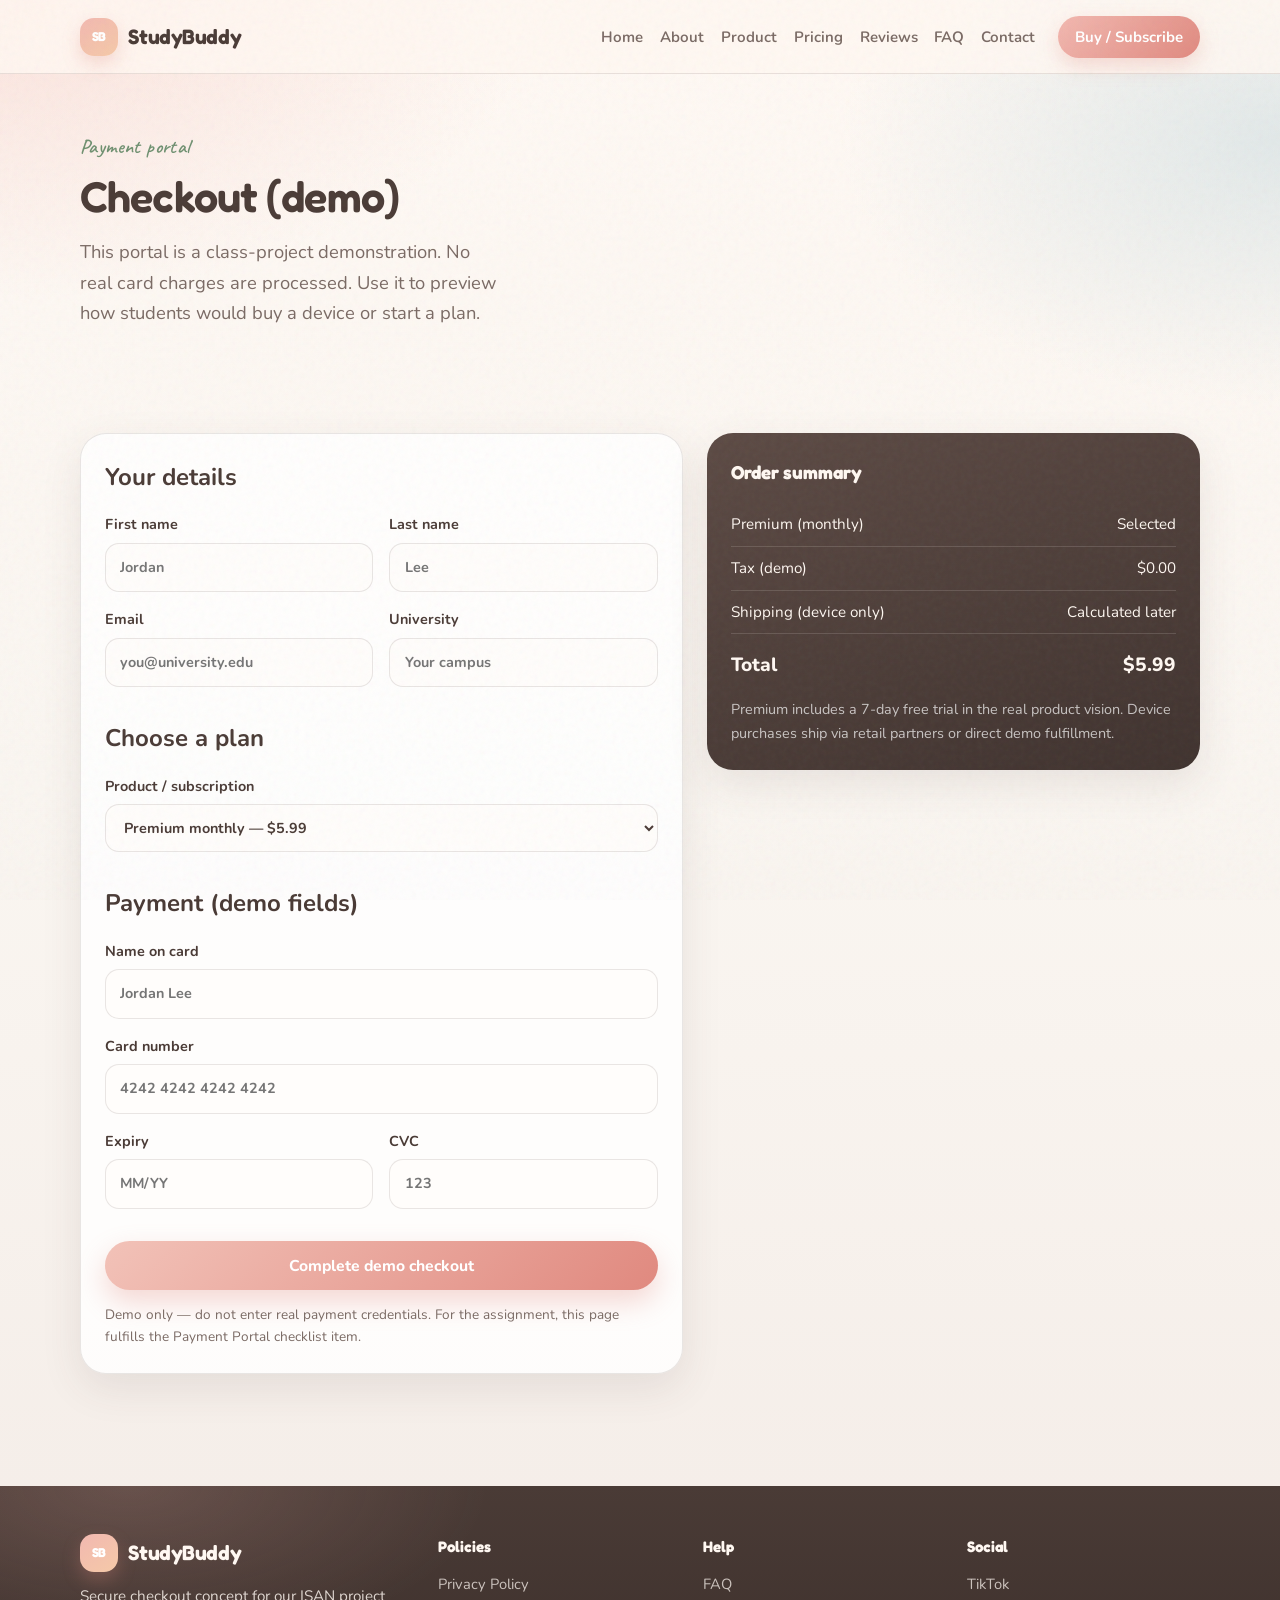
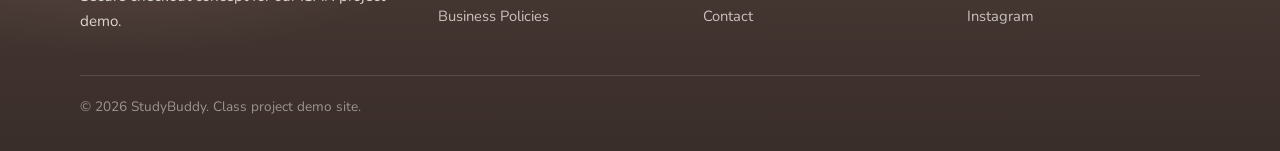
<file: checkout.html>
<!DOCTYPE html>
<html lang="en">
<head>
  <meta charset="UTF-8" />
  <meta name="viewport" content="width=device-width, initial-scale=1" />
  <title>Payment Portal — StudyBuddy</title>
  <link rel="stylesheet" href="css/styles.css?v=lofi-left-3" />
</head>
<body>
  <header class="site-header">
    <div class="container nav">
      <a class="logo" href="index.html"><span class="logo-mark">SB</span> StudyBuddy</a>
      <button class="nav-toggle" aria-label="Menu" aria-expanded="false"><span></span><span></span><span></span></button>
      <nav class="nav-links" aria-label="Primary">
        <a href="index.html">Home</a>
        <a href="about.html">About</a>
        <a href="product.html">Product</a>
        <a href="pricing.html">Pricing</a>
        <a href="testimonials.html">Reviews</a>
        <a href="faq.html">FAQ</a>
        <a href="contact.html">Contact</a>
        <a class="nav-cta" href="checkout.html">Buy / Subscribe</a>
      </nav>
    </div>
  </header>

  <main>
    <section class="page-hero">
      <div class="container">
        <p class="eyebrow">Payment portal</p>
        <h1>Checkout (demo)</h1>
        <p class="lede">This portal is a class-project demonstration. No real card charges are processed. Use it to preview how students would buy a device or start a plan.</p>
      </div>
    </section>

    <section>
      <div class="container checkout-layout">
        <form class="form-shell" data-demo-form data-success-message="Order received (demo only). Thanks for trying the StudyBuddy payment portal — nothing was charged.">
          <h2 class="mb-1">Your details</h2>
          <div class="form-grid two">
            <label>First name
              <input name="first" required placeholder="Jordan" />
            </label>
            <label>Last name
              <input name="last" required placeholder="Lee" />
            </label>
            <label>Email
              <input type="email" name="email" required placeholder="you@university.edu" />
            </label>
            <label>University
              <input name="school" placeholder="Your campus" />
            </label>
          </div>

          <h2 class="mt-2 mb-1">Choose a plan</h2>
          <label>Product / subscription
            <select id="plan" name="plan" required>
              <option value="free">Free plan — $0</option>
              <option value="premium" selected>Premium monthly — $5.99</option>
              <option value="pro">Pro monthly — $9.99</option>
              <option value="device">StudyBuddy Device — $79.99</option>
              <option value="device-premium">Device + Premium (1 month) — $85.98</option>
            </select>
          </label>

          <h2 class="mt-2 mb-1">Payment (demo fields)</h2>
          <div class="form-grid">
            <label>Name on card
              <input name="cardname" required placeholder="Jordan Lee" />
            </label>
            <label>Card number
              <input name="card" required inputmode="numeric" placeholder="4242 4242 4242 4242" />
            </label>
            <div class="form-grid two">
              <label>Expiry
                <input name="exp" required placeholder="MM/YY" />
              </label>
              <label>CVC
                <input name="cvc" required placeholder="123" />
              </label>
            </div>
          </div>

          <button class="btn btn-primary mt-2" type="submit" style="width:100%;">Complete demo checkout</button>
          <p class="form-note">Demo only — do not enter real payment credentials. For the assignment, this page fulfills the Payment Portal checklist item.</p>
          <div class="form-success" role="status"></div>
        </form>

        <aside class="order-summary">
          <h3>Order summary</h3>
          <div class="order-line"><span id="order-plan">Premium (monthly)</span><span>Selected</span></div>
          <div class="order-line"><span>Tax (demo)</span><span>$0.00</span></div>
          <div class="order-line"><span>Shipping (device only)</span><span>Calculated later</span></div>
          <div class="order-total"><span>Total</span><span id="order-total">$5.99</span></div>
          <p class="mt-1" style="color:rgba(255,255,255,.7);font-size:.9rem;">Premium includes a 7-day free trial in the real product vision. Device purchases ship via retail partners or direct demo fulfillment.</p>
        </aside>
      </div>
    </section>
  </main>

  <footer class="site-footer">
    <div class="container footer-grid">
      <div>
        <div class="logo"><span class="logo-mark">SB</span> StudyBuddy</div>
        <p>Secure checkout concept for our ISAN project demo.</p>
      </div>
      <div>
        <h4>Policies</h4>
        <a href="privacy.html">Privacy Policy</a>
        <a href="policies.html">Business Policies</a>
      </div>
      <div>
        <h4>Help</h4>
        <a href="faq.html">FAQ</a>
        <a href="contact.html">Contact</a>
      </div>
      <div>
        <h4>Social</h4>
        <a href="https://www.tiktok.com" target="_blank" rel="noopener">TikTok</a>
        <a href="https://www.instagram.com" target="_blank" rel="noopener">Instagram</a>
      </div>
    </div>
    <div class="container footer-bottom"><span>© 2026 StudyBuddy. Class project demo site.</span></div>
  </footer>
  <script src="js/main.js"></script>
</body>
</html>
</file>
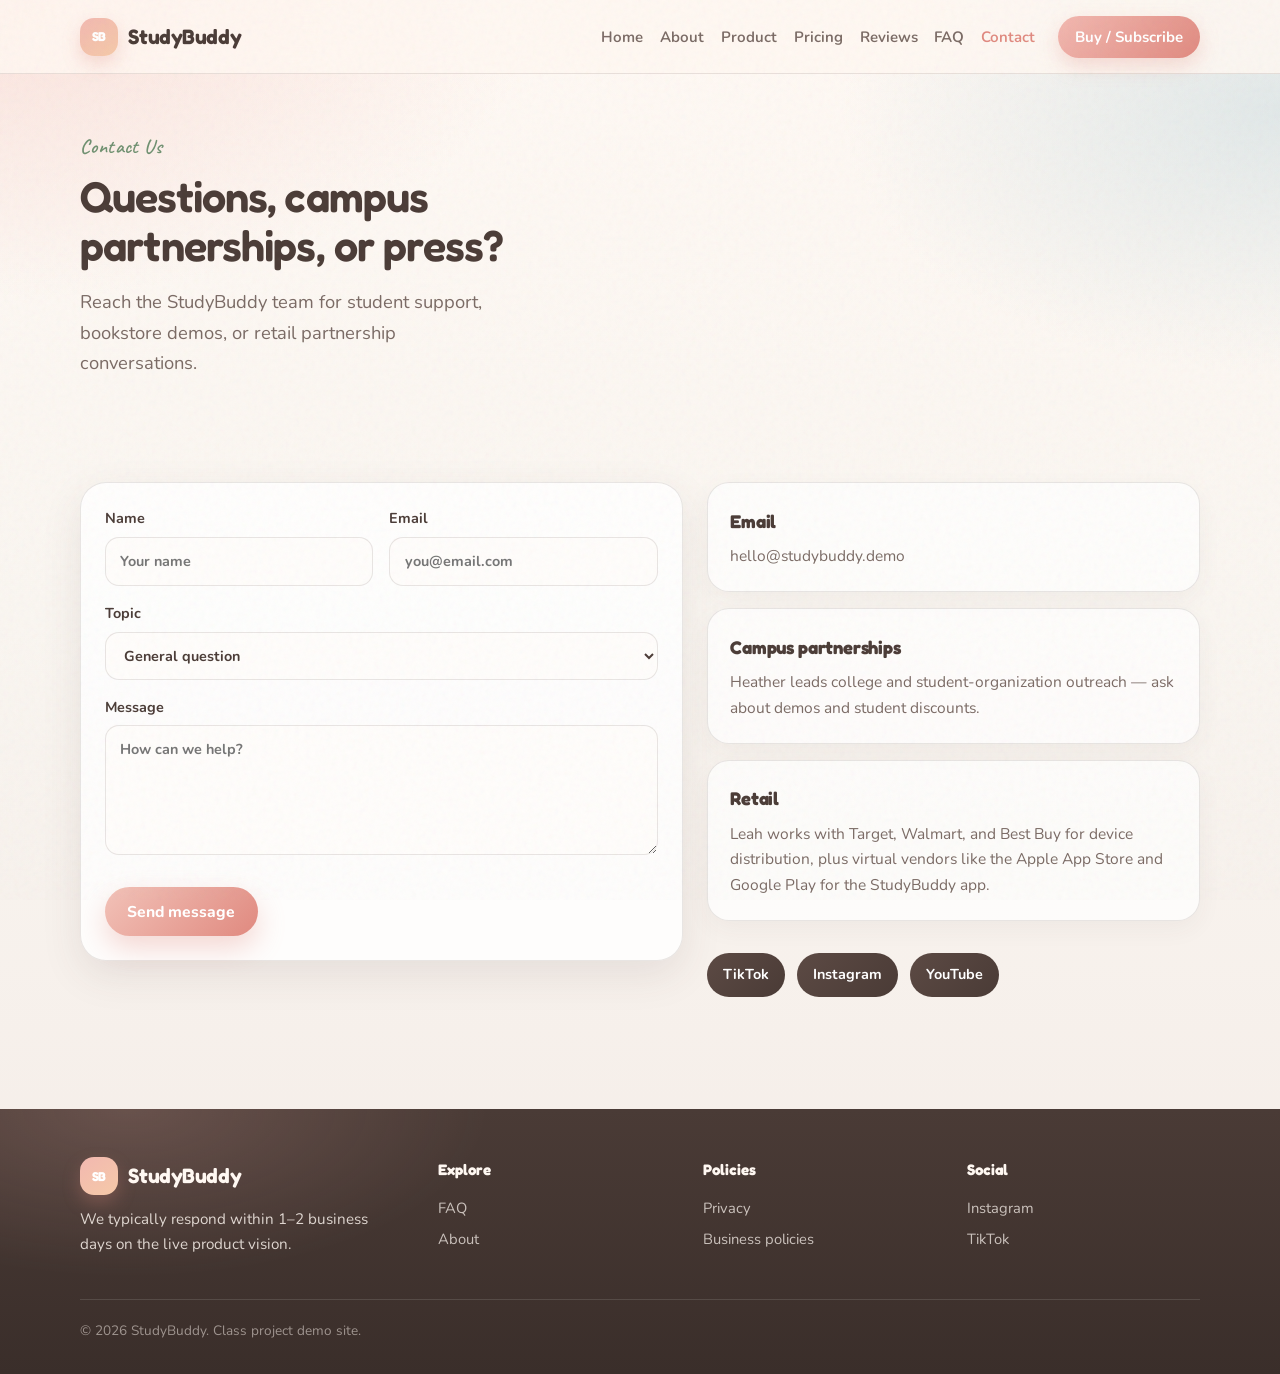
<file: contact.html>
<!DOCTYPE html>
<html lang="en">
<head>
  <meta charset="UTF-8" />
  <meta name="viewport" content="width=device-width, initial-scale=1" />
  <title>Contact Us — StudyBuddy</title>
  <link rel="stylesheet" href="css/styles.css?v=lofi-left-3" />
</head>
<body>
  <header class="site-header">
    <div class="container nav">
      <a class="logo" href="index.html"><span class="logo-mark">SB</span> StudyBuddy</a>
      <button class="nav-toggle" aria-label="Menu" aria-expanded="false"><span></span><span></span><span></span></button>
      <nav class="nav-links" aria-label="Primary">
        <a href="index.html">Home</a>
        <a href="about.html">About</a>
        <a href="product.html">Product</a>
        <a href="pricing.html">Pricing</a>
        <a href="testimonials.html">Reviews</a>
        <a href="faq.html">FAQ</a>
        <a class="active" href="contact.html">Contact</a>
        <a class="nav-cta" href="checkout.html">Buy / Subscribe</a>
      </nav>
    </div>
  </header>

  <main>
    <section class="page-hero">
      <div class="container">
        <p class="eyebrow">Contact Us</p>
        <h1>Questions, campus partnerships, or press?</h1>
        <p class="lede">Reach the StudyBuddy team for student support, bookstore demos, or retail partnership conversations.</p>
      </div>
    </section>

    <section>
      <div class="container checkout-layout">
        <form class="form-shell" data-demo-form data-success-message="Message sent (demo). Thanks for contacting StudyBuddy — for the live product this would email our team.">
          <div class="form-grid two">
            <label>Name
              <input name="name" required placeholder="Your name" />
            </label>
            <label>Email
              <input type="email" name="email" required placeholder="you@email.com" />
            </label>
          </div>
          <label class="mt-1">Topic
            <select name="topic">
              <option>General question</option>
              <option>Product support</option>
              <option>Campus / student org partnership</option>
              <option>Retail partnership</option>
              <option>Press / media</option>
            </select>
          </label>
          <label class="mt-1">Message
            <textarea name="message" required placeholder="How can we help?"></textarea>
          </label>
          <button class="btn btn-primary mt-2" type="submit">Send message</button>
          <div class="form-success" role="status"></div>
        </form>

        <div>
          <article class="feature">
            <h3>Email</h3>
            <p>hello@studybuddy.demo</p>
          </article>
          <article class="feature mt-1">
            <h3>Campus partnerships</h3>
            <p>Heather leads college and student-organization outreach — ask about demos and student discounts.</p>
          </article>
          <article class="feature mt-1">
            <h3>Retail</h3>
            <p>Leah works with Target, Walmart, and Best Buy for device distribution, plus virtual vendors like the Apple App Store and Google Play for the StudyBuddy app.</p>
          </article>
          <div class="social-row mt-2">
            <a class="social-link" href="https://www.tiktok.com" target="_blank" rel="noopener">TikTok</a>
            <a class="social-link" href="https://www.instagram.com" target="_blank" rel="noopener">Instagram</a>
            <a class="social-link" href="https://www.youtube.com" target="_blank" rel="noopener">YouTube</a>
          </div>
        </div>
      </div>
    </section>
  </main>

  <footer class="site-footer">
    <div class="container footer-grid">
      <div>
        <div class="logo"><span class="logo-mark">SB</span> StudyBuddy</div>
        <p>We typically respond within 1–2 business days on the live product vision.</p>
      </div>
      <div>
        <h4>Explore</h4>
        <a href="faq.html">FAQ</a>
        <a href="about.html">About</a>
      </div>
      <div>
        <h4>Policies</h4>
        <a href="privacy.html">Privacy</a>
        <a href="policies.html">Business policies</a>
      </div>
      <div>
        <h4>Social</h4>
        <a href="https://www.instagram.com" target="_blank" rel="noopener">Instagram</a>
        <a href="https://www.tiktok.com" target="_blank" rel="noopener">TikTok</a>
      </div>
    </div>
    <div class="container footer-bottom"><span>© 2026 StudyBuddy. Class project demo site.</span></div>
  </footer>
  <script src="js/main.js"></script>
</body>
</html>
</file>
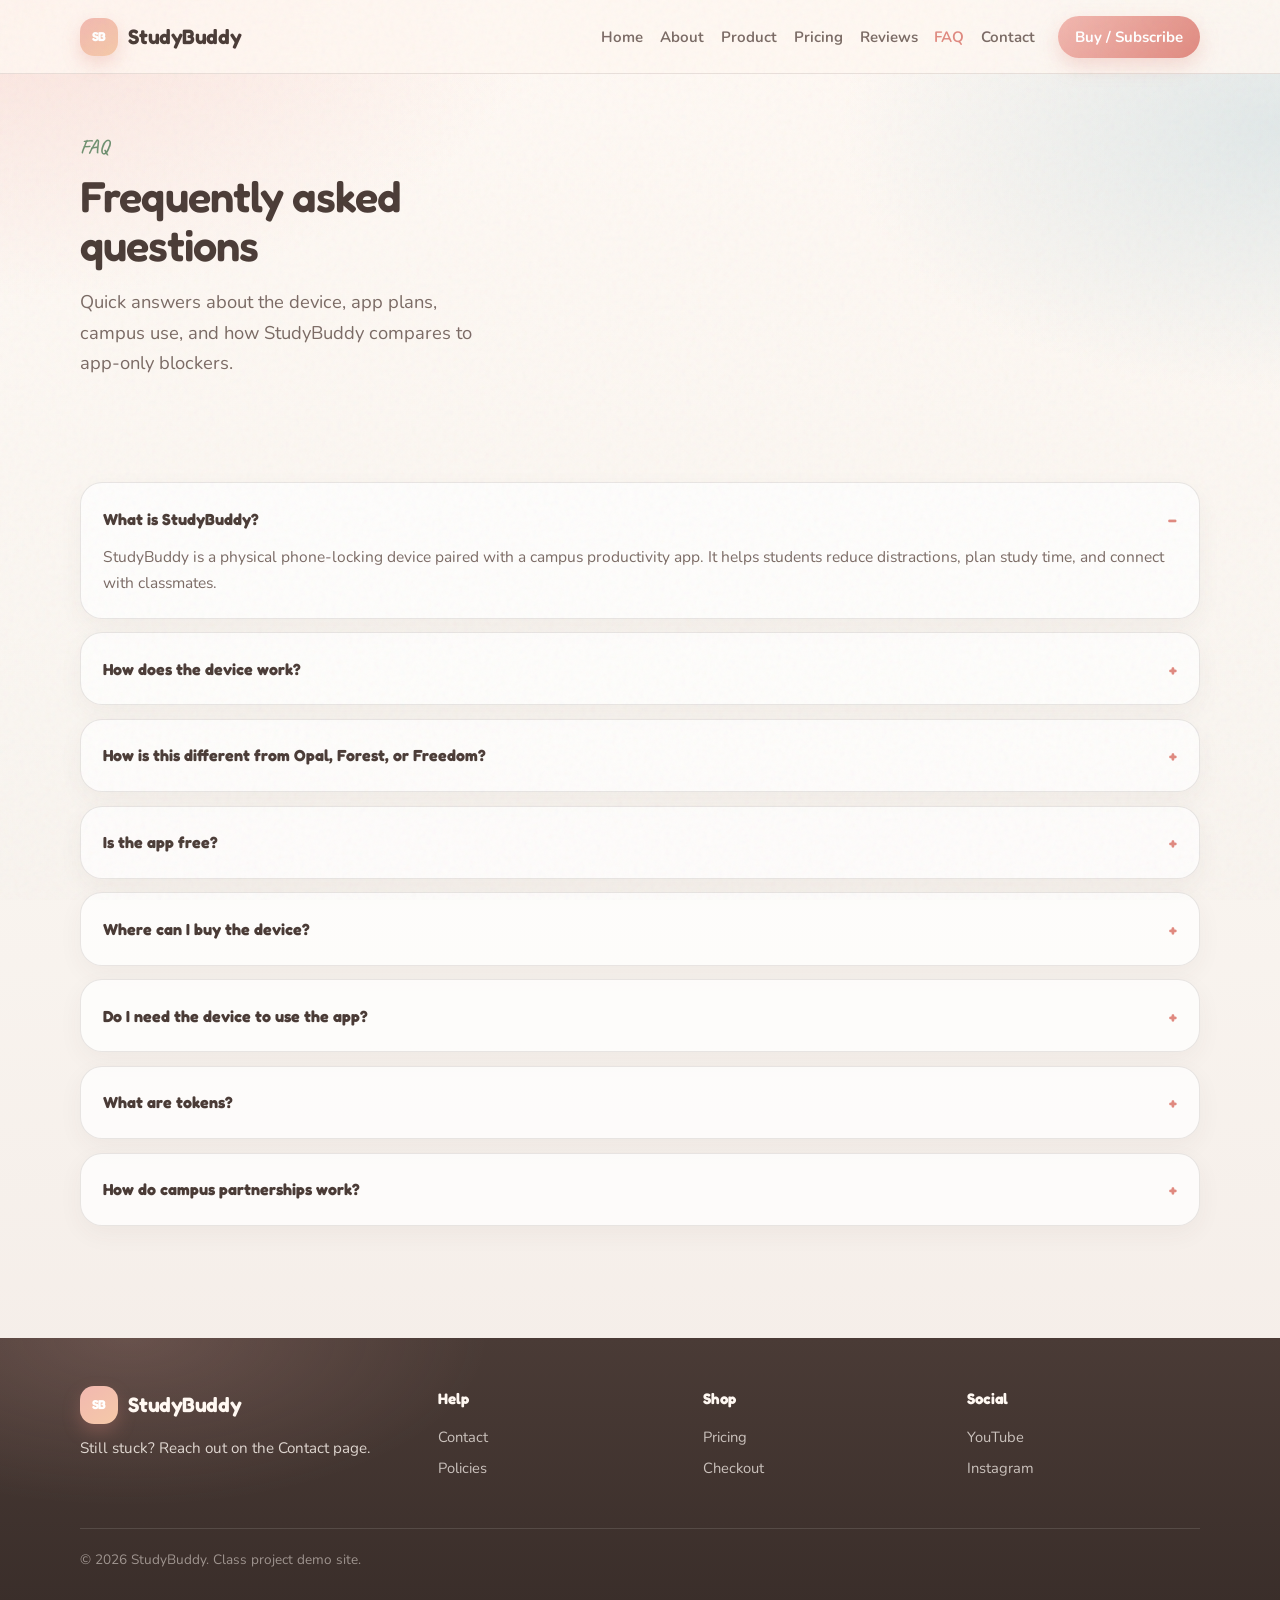
<file: faq.html>
<!DOCTYPE html>
<html lang="en">
<head>
  <meta charset="UTF-8" />
  <meta name="viewport" content="width=device-width, initial-scale=1" />
  <title>FAQ — StudyBuddy</title>
  <link rel="stylesheet" href="css/styles.css?v=lofi-left-3" />
</head>
<body>
  <header class="site-header">
    <div class="container nav">
      <a class="logo" href="index.html"><span class="logo-mark">SB</span> StudyBuddy</a>
      <button class="nav-toggle" aria-label="Menu" aria-expanded="false"><span></span><span></span><span></span></button>
      <nav class="nav-links" aria-label="Primary">
        <a href="index.html">Home</a>
        <a href="about.html">About</a>
        <a href="product.html">Product</a>
        <a href="pricing.html">Pricing</a>
        <a href="testimonials.html">Reviews</a>
        <a class="active" href="faq.html">FAQ</a>
        <a href="contact.html">Contact</a>
        <a class="nav-cta" href="checkout.html">Buy / Subscribe</a>
      </nav>
    </div>
  </header>

  <main>
    <section class="page-hero">
      <div class="container">
        <p class="eyebrow">FAQ</p>
        <h1>Frequently asked questions</h1>
        <p class="lede">Quick answers about the device, app plans, campus use, and how StudyBuddy compares to app-only blockers.</p>
      </div>
    </section>

    <section>
      <div class="container faq-list">
        <details class="faq-item" open>
          <summary>What is StudyBuddy?</summary>
          <p>StudyBuddy is a physical phone-locking device paired with a campus productivity app. It helps students reduce distractions, plan study time, and connect with classmates.</p>
        </details>
        <details class="faq-item">
          <summary>How does the device work?</summary>
          <p>You place your phone in the device for a study session you choose. The phone stays locked during that block. When it’s break time, the device vibrates so you know you can step away.</p>
        </details>
        <details class="faq-item">
          <summary>How is this different from Opal, Forest, or Freedom?</summary>
          <p>Those tools are software-based blockers. StudyBuddy adds a physical lock and vibration reminder so focus isn’t only an on-screen setting — it’s a tangible habit cue.</p>
        </details>
        <details class="faq-item">
          <summary>Is the app free?</summary>
          <p>Yes. Free includes a study planner, focus mode, campus feed, and study group chats. Premium is $5.99/month with a 7-day free trial. Pro adds custom guides, practice exams, and schedules.</p>
        </details>
        <details class="faq-item">
          <summary>Where can I buy the device?</summary>
          <p>Our go-to-market plan includes Target, Walmart, and Best Buy, plus direct checkout on this site for the class demo.</p>
        </details>
        <details class="faq-item">
          <summary>Do I need the device to use the app?</summary>
          <p>You can use free app features on their own. The full StudyBuddy experience pairs the device lock with the app’s focus session for the strongest distraction-free setup.</p>
        </details>
        <details class="faq-item">
          <summary>What are tokens?</summary>
          <p>The more you study, the more tokens you earn. Tokens can unlock seasonal themes and extras inside the app.</p>
        </details>
        <details class="faq-item">
          <summary>How do campus partnerships work?</summary>
          <p>We offer demonstrations and student discounts with colleges, student organizations, and campus bookstores. Contact us to set one up.</p>
        </details>
      </div>
    </section>
  </main>

  <footer class="site-footer">
    <div class="container footer-grid">
      <div>
        <div class="logo"><span class="logo-mark">SB</span> StudyBuddy</div>
        <p>Still stuck? Reach out on the Contact page.</p>
      </div>
      <div>
        <h4>Help</h4>
        <a href="contact.html">Contact</a>
        <a href="policies.html">Policies</a>
      </div>
      <div>
        <h4>Shop</h4>
        <a href="pricing.html">Pricing</a>
        <a href="checkout.html">Checkout</a>
      </div>
      <div>
        <h4>Social</h4>
        <a href="https://www.youtube.com" target="_blank" rel="noopener">YouTube</a>
        <a href="https://www.instagram.com" target="_blank" rel="noopener">Instagram</a>
      </div>
    </div>
    <div class="container footer-bottom"><span>© 2026 StudyBuddy. Class project demo site.</span></div>
  </footer>
  <script src="js/main.js"></script>
</body>
</html>
</file>
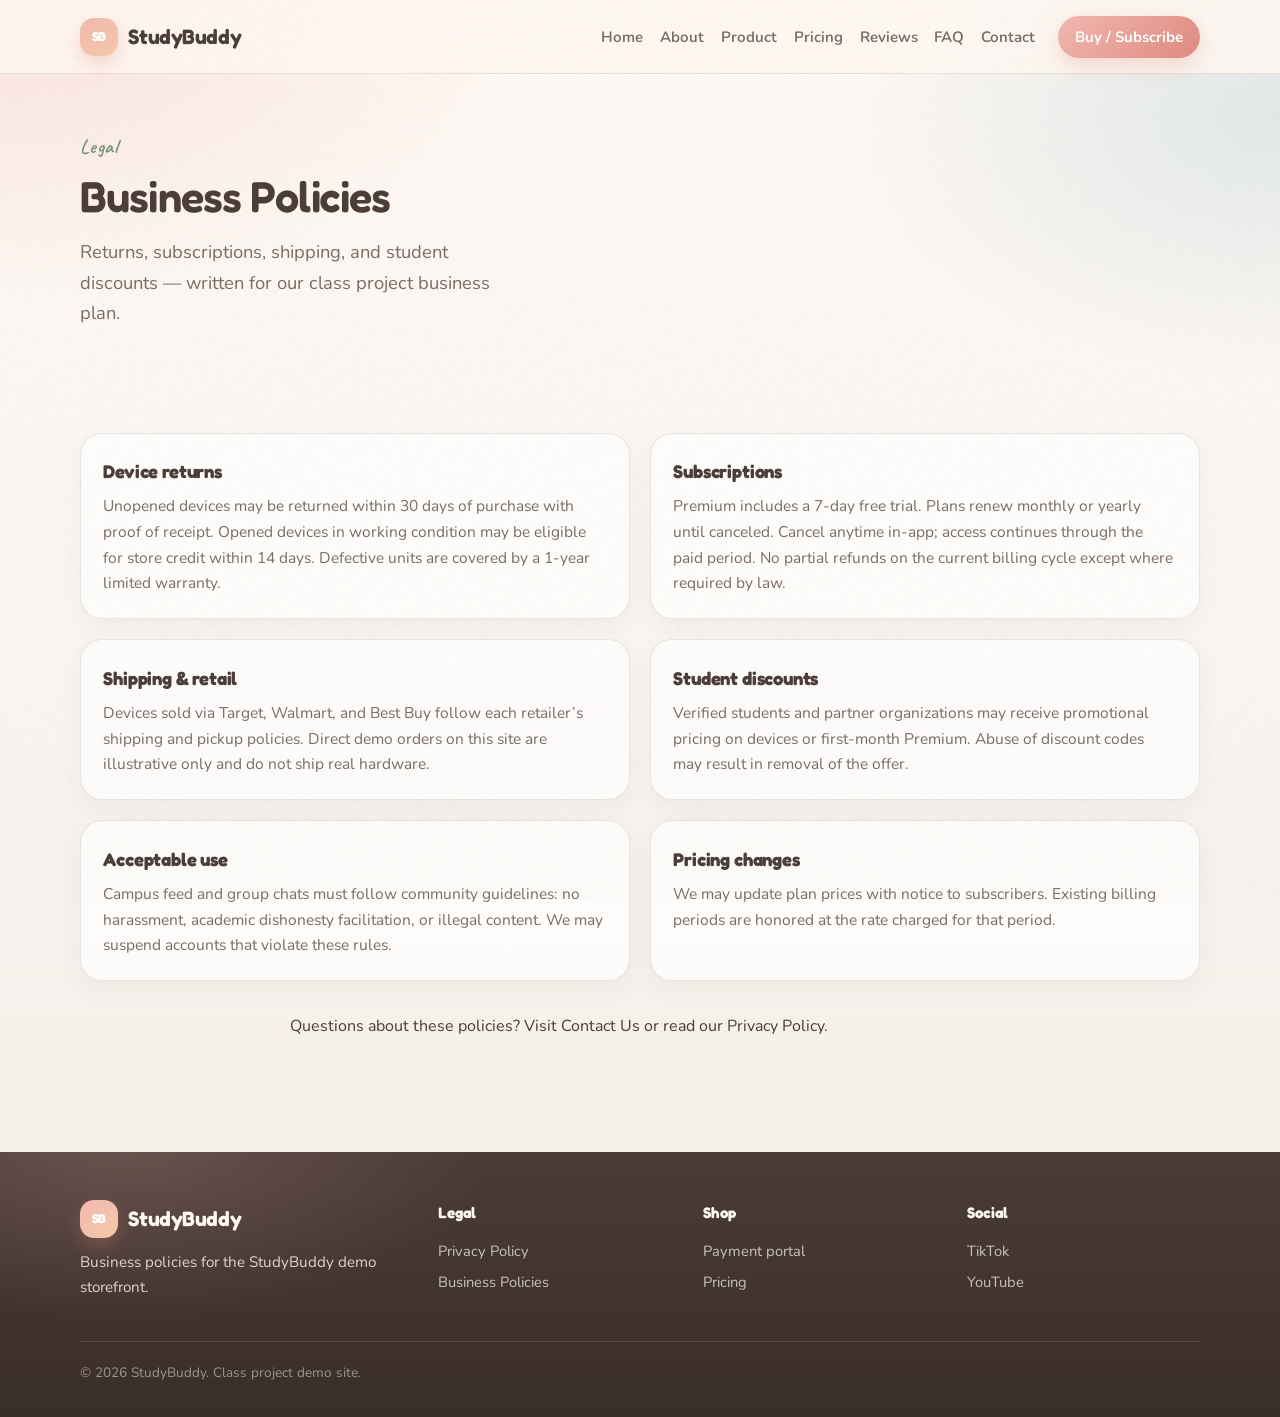
<file: policies.html>
<!DOCTYPE html>
<html lang="en">
<head>
  <meta charset="UTF-8" />
  <meta name="viewport" content="width=device-width, initial-scale=1" />
  <title>Business Policies — StudyBuddy</title>
  <link rel="stylesheet" href="css/styles.css?v=lofi-left-3" />
</head>
<body>
  <header class="site-header">
    <div class="container nav">
      <a class="logo" href="index.html"><span class="logo-mark">SB</span> StudyBuddy</a>
      <button class="nav-toggle" aria-label="Menu" aria-expanded="false"><span></span><span></span><span></span></button>
      <nav class="nav-links" aria-label="Primary">
        <a href="index.html">Home</a>
        <a href="about.html">About</a>
        <a href="product.html">Product</a>
        <a href="pricing.html">Pricing</a>
        <a href="testimonials.html">Reviews</a>
        <a href="faq.html">FAQ</a>
        <a href="contact.html">Contact</a>
        <a class="nav-cta" href="checkout.html">Buy / Subscribe</a>
      </nav>
    </div>
  </header>

  <main>
    <section class="page-hero">
      <div class="container">
        <p class="eyebrow">Legal</p>
        <h1>Business Policies</h1>
        <p class="lede">Returns, subscriptions, shipping, and student discounts — written for our class project business plan.</p>
      </div>
    </section>

    <section>
      <div class="container policy-grid">
        <article class="policy-block">
          <h3>Device returns</h3>
          <p>Unopened devices may be returned within 30 days of purchase with proof of receipt. Opened devices in working condition may be eligible for store credit within 14 days. Defective units are covered by a 1-year limited warranty.</p>
        </article>
        <article class="policy-block">
          <h3>Subscriptions</h3>
          <p>Premium includes a 7-day free trial. Plans renew monthly or yearly until canceled. Cancel anytime in-app; access continues through the paid period. No partial refunds on the current billing cycle except where required by law.</p>
        </article>
        <article class="policy-block">
          <h3>Shipping &amp; retail</h3>
          <p>Devices sold via Target, Walmart, and Best Buy follow each retailer’s shipping and pickup policies. Direct demo orders on this site are illustrative only and do not ship real hardware.</p>
        </article>
        <article class="policy-block">
          <h3>Student discounts</h3>
          <p>Verified students and partner organizations may receive promotional pricing on devices or first-month Premium. Abuse of discount codes may result in removal of the offer.</p>
        </article>
        <article class="policy-block">
          <h3>Acceptable use</h3>
          <p>Campus feed and group chats must follow community guidelines: no harassment, academic dishonesty facilitation, or illegal content. We may suspend accounts that violate these rules.</p>
        </article>
        <article class="policy-block">
          <h3>Pricing changes</h3>
          <p>We may update plan prices with notice to subscribers. Existing billing periods are honored at the rate charged for that period.</p>
        </article>
      </div>
      <div class="container prose mt-2">
        <p>Questions about these policies? Visit <a href="contact.html">Contact Us</a> or read our <a href="privacy.html">Privacy Policy</a>.</p>
      </div>
    </section>
  </main>

  <footer class="site-footer">
    <div class="container footer-grid">
      <div>
        <div class="logo"><span class="logo-mark">SB</span> StudyBuddy</div>
        <p>Business policies for the StudyBuddy demo storefront.</p>
      </div>
      <div>
        <h4>Legal</h4>
        <a href="privacy.html">Privacy Policy</a>
        <a href="policies.html">Business Policies</a>
      </div>
      <div>
        <h4>Shop</h4>
        <a href="checkout.html">Payment portal</a>
        <a href="pricing.html">Pricing</a>
      </div>
      <div>
        <h4>Social</h4>
        <a href="https://www.tiktok.com" target="_blank" rel="noopener">TikTok</a>
        <a href="https://www.youtube.com" target="_blank" rel="noopener">YouTube</a>
      </div>
    </div>
    <div class="container footer-bottom"><span>© 2026 StudyBuddy. Class project demo site.</span></div>
  </footer>
  <script src="js/main.js"></script>
</body>
</html>
</file>
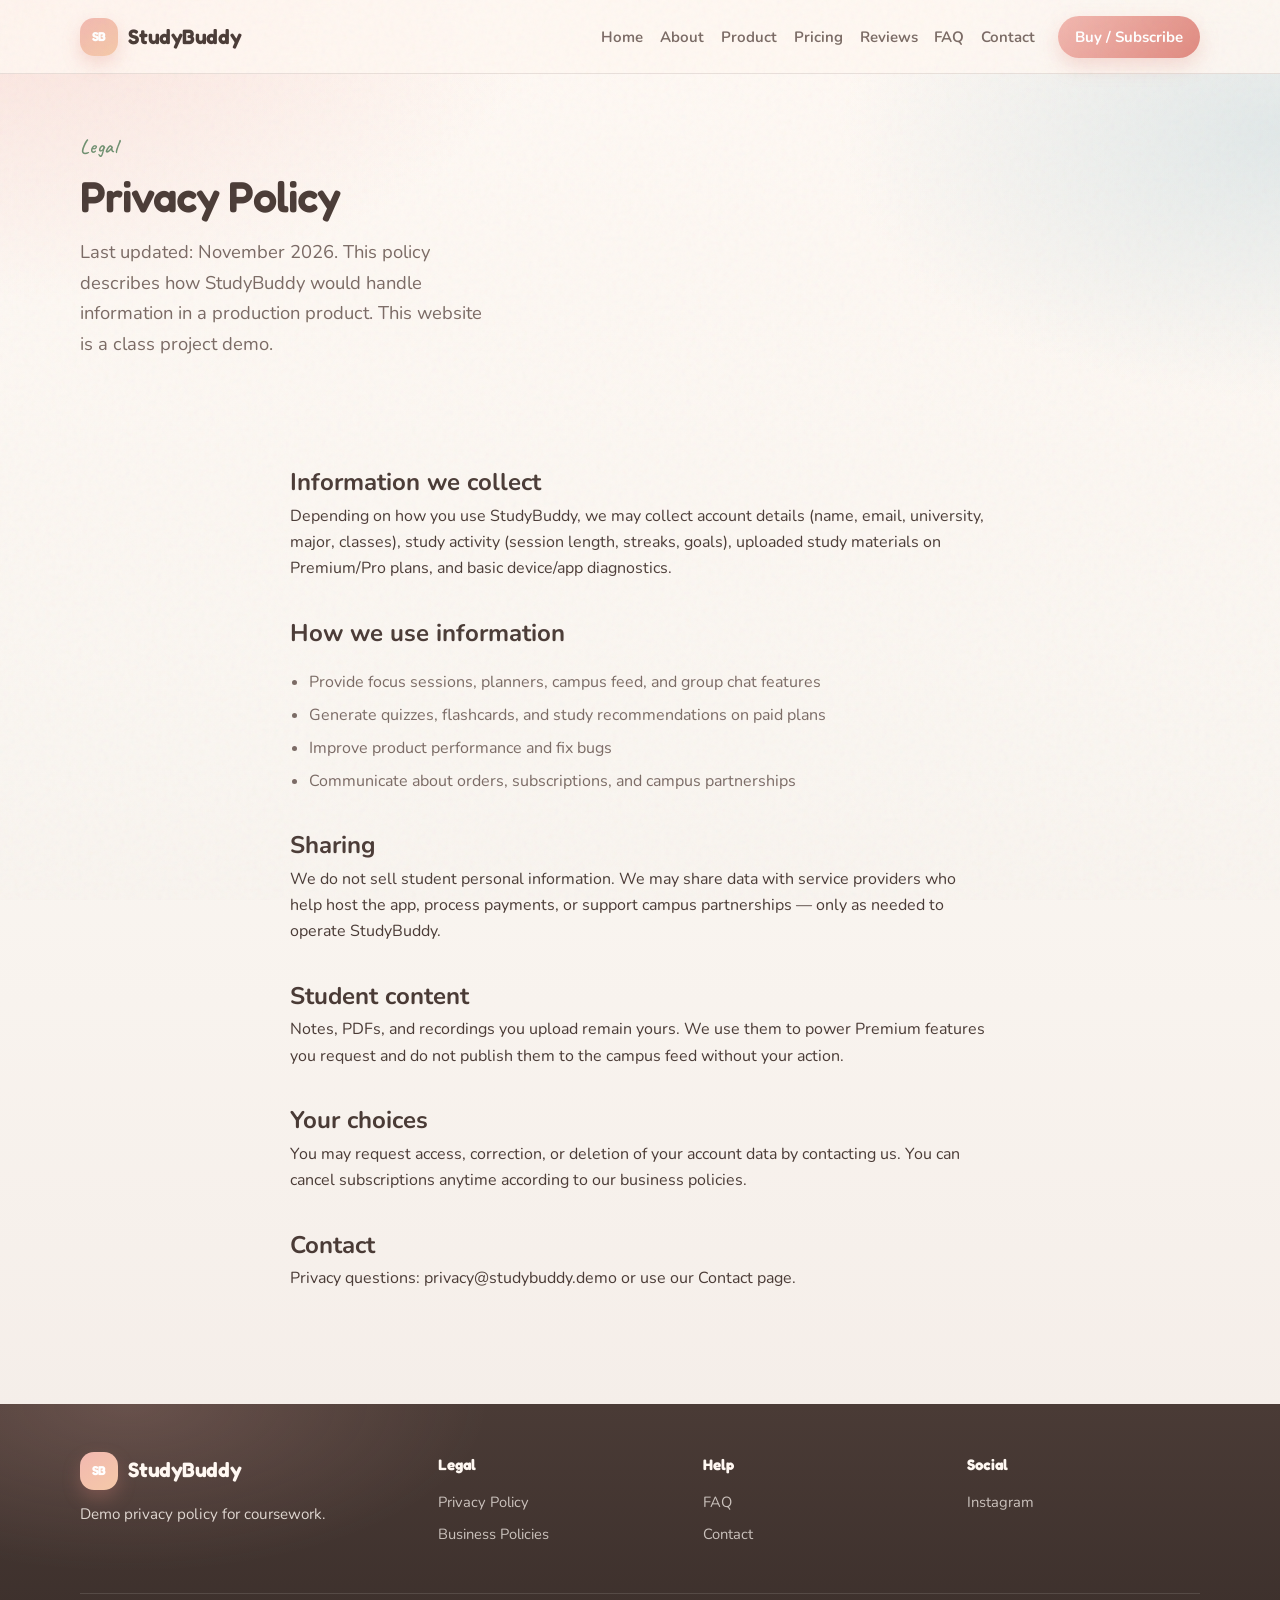
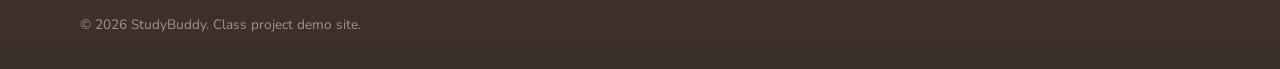
<file: privacy.html>
<!DOCTYPE html>
<html lang="en">
<head>
  <meta charset="UTF-8" />
  <meta name="viewport" content="width=device-width, initial-scale=1" />
  <title>Privacy Policy — StudyBuddy</title>
  <link rel="stylesheet" href="css/styles.css?v=lofi-left-3" />
</head>
<body>
  <header class="site-header">
    <div class="container nav">
      <a class="logo" href="index.html"><span class="logo-mark">SB</span> StudyBuddy</a>
      <button class="nav-toggle" aria-label="Menu" aria-expanded="false"><span></span><span></span><span></span></button>
      <nav class="nav-links" aria-label="Primary">
        <a href="index.html">Home</a>
        <a href="about.html">About</a>
        <a href="product.html">Product</a>
        <a href="pricing.html">Pricing</a>
        <a href="testimonials.html">Reviews</a>
        <a href="faq.html">FAQ</a>
        <a href="contact.html">Contact</a>
        <a class="nav-cta" href="checkout.html">Buy / Subscribe</a>
      </nav>
    </div>
  </header>

  <main>
    <section class="page-hero">
      <div class="container">
        <p class="eyebrow">Legal</p>
        <h1>Privacy Policy</h1>
        <p class="lede">Last updated: November 2026. This policy describes how StudyBuddy would handle information in a production product. This website is a class project demo.</p>
      </div>
    </section>

    <section>
      <div class="container prose">
        <h2>Information we collect</h2>
        <p>Depending on how you use StudyBuddy, we may collect account details (name, email, university, major, classes), study activity (session length, streaks, goals), uploaded study materials on Premium/Pro plans, and basic device/app diagnostics.</p>
        <h2 class="mt-2">How we use information</h2>
        <ul>
          <li>Provide focus sessions, planners, campus feed, and group chat features</li>
          <li>Generate quizzes, flashcards, and study recommendations on paid plans</li>
          <li>Improve product performance and fix bugs</li>
          <li>Communicate about orders, subscriptions, and campus partnerships</li>
        </ul>
        <h2 class="mt-2">Sharing</h2>
        <p>We do not sell student personal information. We may share data with service providers who help host the app, process payments, or support campus partnerships — only as needed to operate StudyBuddy.</p>
        <h2 class="mt-2">Student content</h2>
        <p>Notes, PDFs, and recordings you upload remain yours. We use them to power Premium features you request and do not publish them to the campus feed without your action.</p>
        <h2 class="mt-2">Your choices</h2>
        <p>You may request access, correction, or deletion of your account data by contacting us. You can cancel subscriptions anytime according to our business policies.</p>
        <h2 class="mt-2">Contact</h2>
        <p>Privacy questions: privacy@studybuddy.demo or use our <a href="contact.html">Contact</a> page.</p>
      </div>
    </section>
  </main>

  <footer class="site-footer">
    <div class="container footer-grid">
      <div>
        <div class="logo"><span class="logo-mark">SB</span> StudyBuddy</div>
        <p>Demo privacy policy for coursework.</p>
      </div>
      <div>
        <h4>Legal</h4>
        <a href="privacy.html">Privacy Policy</a>
        <a href="policies.html">Business Policies</a>
      </div>
      <div>
        <h4>Help</h4>
        <a href="faq.html">FAQ</a>
        <a href="contact.html">Contact</a>
      </div>
      <div>
        <h4>Social</h4>
        <a href="https://www.instagram.com" target="_blank" rel="noopener">Instagram</a>
      </div>
    </div>
    <div class="container footer-bottom"><span>© 2026 StudyBuddy. Class project demo site.</span></div>
  </footer>
  <script src="js/main.js"></script>
</body>
</html>
</file>
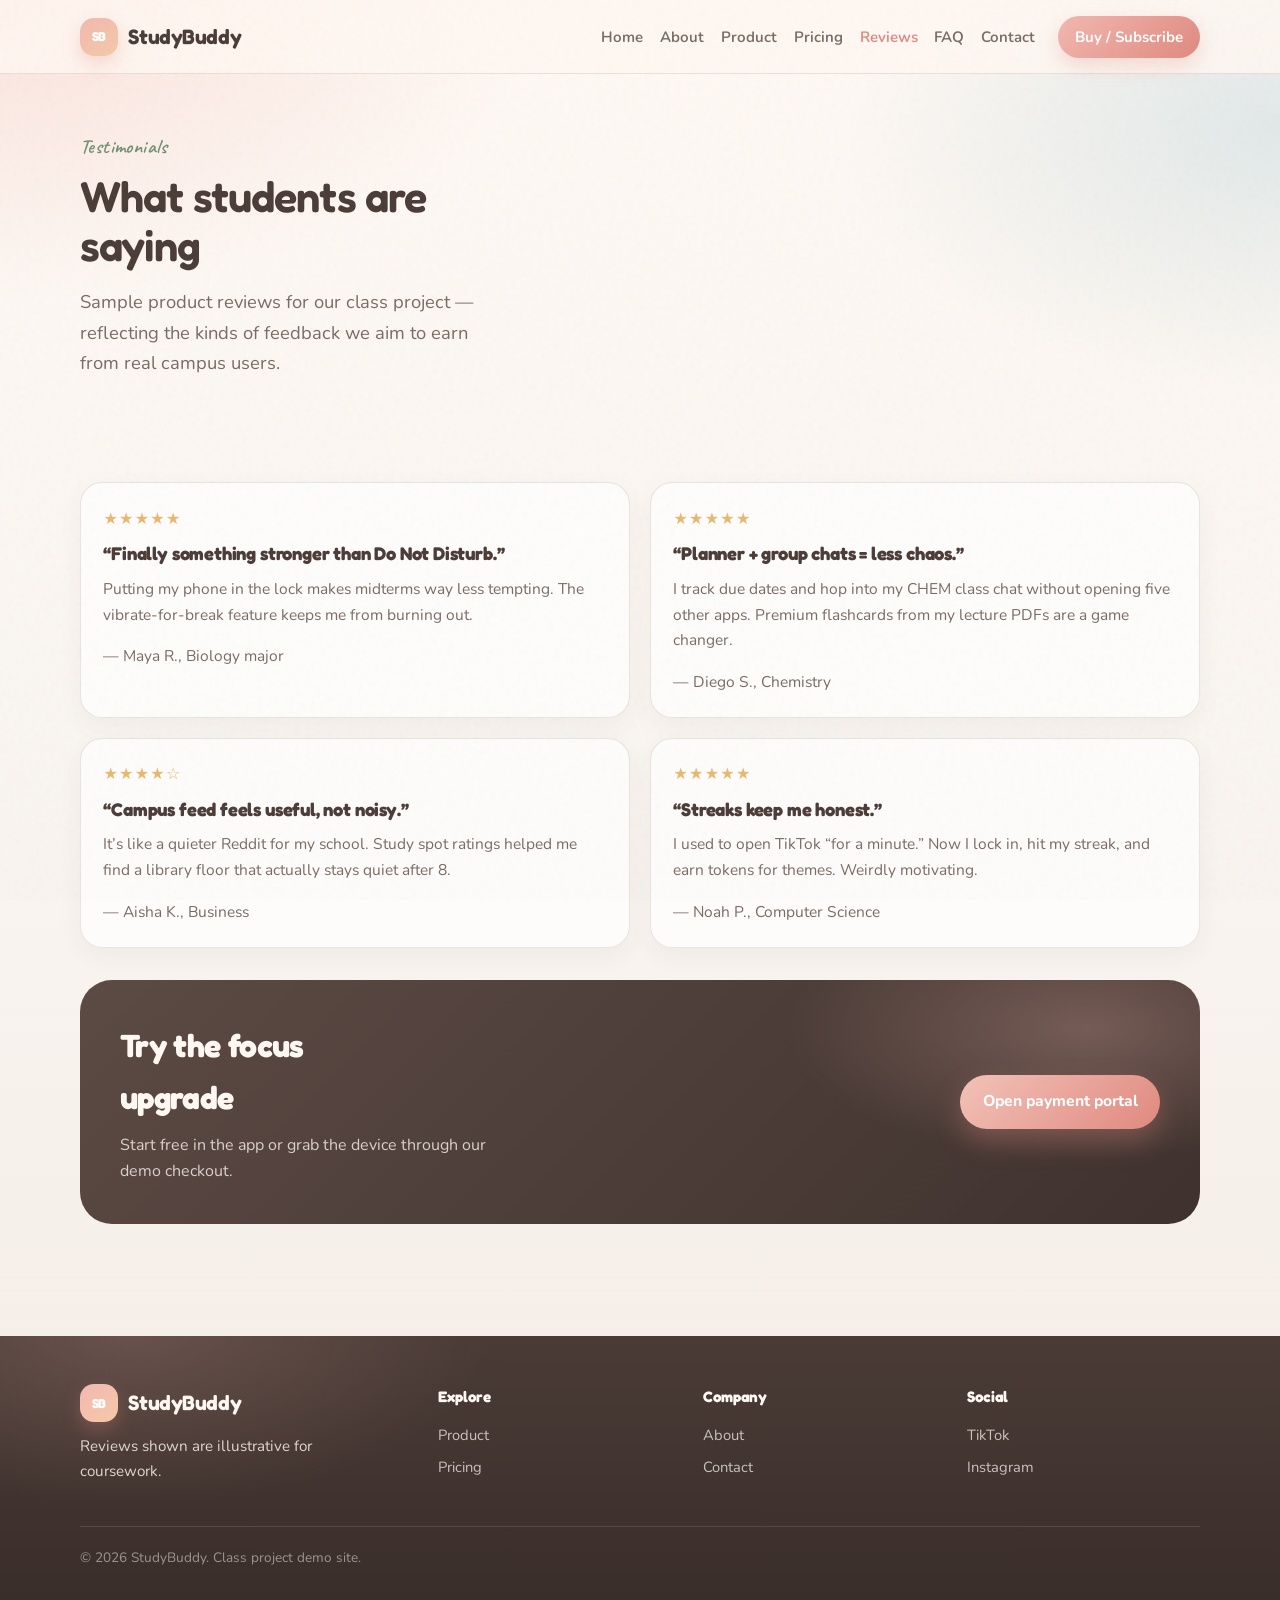
<file: testimonials.html>
<!DOCTYPE html>
<html lang="en">
<head>
  <meta charset="UTF-8" />
  <meta name="viewport" content="width=device-width, initial-scale=1" />
  <title>Reviews — StudyBuddy</title>
  <link rel="stylesheet" href="css/styles.css?v=lofi-left-3" />
</head>
<body>
  <header class="site-header">
    <div class="container nav">
      <a class="logo" href="index.html"><span class="logo-mark">SB</span> StudyBuddy</a>
      <button class="nav-toggle" aria-label="Menu" aria-expanded="false"><span></span><span></span><span></span></button>
      <nav class="nav-links" aria-label="Primary">
        <a href="index.html">Home</a>
        <a href="about.html">About</a>
        <a href="product.html">Product</a>
        <a href="pricing.html">Pricing</a>
        <a class="active" href="testimonials.html">Reviews</a>
        <a href="faq.html">FAQ</a>
        <a href="contact.html">Contact</a>
        <a class="nav-cta" href="checkout.html">Buy / Subscribe</a>
      </nav>
    </div>
  </header>

  <main>
    <section class="page-hero">
      <div class="container">
        <p class="eyebrow">Testimonials</p>
        <h1>What students are saying</h1>
        <p class="lede">Sample product reviews for our class project — reflecting the kinds of feedback we aim to earn from real campus users.</p>
      </div>
    </section>

    <section>
      <div class="container review-grid">
        <article class="review">
          <div class="stars">★★★★★</div>
          <h3>“Finally something stronger than Do Not Disturb.”</h3>
          <p>Putting my phone in the lock makes midterms way less tempting. The vibrate-for-break feature keeps me from burning out.</p>
          <p class="muted mt-1">— Maya R., Biology major</p>
        </article>
        <article class="review">
          <div class="stars">★★★★★</div>
          <h3>“Planner + group chats = less chaos.”</h3>
          <p>I track due dates and hop into my CHEM class chat without opening five other apps. Premium flashcards from my lecture PDFs are a game changer.</p>
          <p class="muted mt-1">— Diego S., Chemistry</p>
        </article>
        <article class="review">
          <div class="stars">★★★★☆</div>
          <h3>“Campus feed feels useful, not noisy.”</h3>
          <p>It’s like a quieter Reddit for my school. Study spot ratings helped me find a library floor that actually stays quiet after 8.</p>
          <p class="muted mt-1">— Aisha K., Business</p>
        </article>
        <article class="review">
          <div class="stars">★★★★★</div>
          <h3>“Streaks keep me honest.”</h3>
          <p>I used to open TikTok “for a minute.” Now I lock in, hit my streak, and earn tokens for themes. Weirdly motivating.</p>
          <p class="muted mt-1">— Noah P., Computer Science</p>
        </article>
      </div>
      <div class="container mt-2">
        <div class="cta-band">
          <div>
            <h2>Try the focus upgrade</h2>
            <p>Start free in the app or grab the device through our demo checkout.</p>
          </div>
          <a class="btn btn-primary" href="checkout.html">Open payment portal</a>
        </div>
      </div>
    </section>
  </main>

  <footer class="site-footer">
    <div class="container footer-grid">
      <div>
        <div class="logo"><span class="logo-mark">SB</span> StudyBuddy</div>
        <p>Reviews shown are illustrative for coursework.</p>
      </div>
      <div>
        <h4>Explore</h4>
        <a href="product.html">Product</a>
        <a href="pricing.html">Pricing</a>
      </div>
      <div>
        <h4>Company</h4>
        <a href="about.html">About</a>
        <a href="contact.html">Contact</a>
      </div>
      <div>
        <h4>Social</h4>
        <a href="https://www.tiktok.com" target="_blank" rel="noopener">TikTok</a>
        <a href="https://www.instagram.com" target="_blank" rel="noopener">Instagram</a>
      </div>
    </div>
    <div class="container footer-bottom"><span>© 2026 StudyBuddy. Class project demo site.</span></div>
  </footer>
  <script src="js/main.js"></script>
</body>
</html>
</file>
<file: css/styles.css>
/* StudyBuddy — cute cozy lofi */
@import url('https://fonts.googleapis.com/css2?family=Fredoka:wght@400;500;600;700&family=Nunito:ital,wght@0,400;0,500;0,600;0,700;0,800;1,400&family=Caveat:wght@500;600&display=swap');

:root {
  --ink: #4a3b36;
  --ink-soft: #5c4a44;
  --slate: #7a6a64;
  --mist: #f3ebe4;
  --paper: #faf6f1;
  --blush: #f2b8b0;
  --blush-deep: #e0897f;
  --matcha: #8fad8a;
  --matcha-deep: #6f9070;
  --cream: #fff8f2;
  --sky: #b7d0d8;
  --lavender-mist: #d9cfe8;
  --amber: #e8b86d;
  --white: #ffffff;
  --line: rgba(74, 59, 54, 0.12);
  --shadow: 0 14px 40px rgba(74, 59, 54, 0.1);
  --radius: 22px;
  --max: 1120px;
  --nav-h: 74px;
  --font-display: "Fredoka", system-ui, sans-serif;
  --font-body: "Nunito", system-ui, sans-serif;
  --font-lofi: "Caveat", cursive;
}

*,
*::before,
*::after {
  box-sizing: border-box;
  margin: 0;
  padding: 0;
}

html {
  scroll-behavior: smooth;
}

body {
  font-family: var(--font-body);
  color: var(--ink);
  background-color: var(--paper);
  background-image:
    radial-gradient(ellipse 900px 500px at 0% 0%, rgba(242, 184, 176, 0.35), transparent 60%),
    radial-gradient(ellipse 800px 480px at 100% 8%, rgba(183, 208, 216, 0.4), transparent 55%),
    radial-gradient(ellipse 700px 400px at 50% 100%, rgba(143, 173, 138, 0.22), transparent 50%),
    linear-gradient(180deg, #fff9f4 0%, var(--paper) 45%, #f3ebe6 100%);
  line-height: 1.65;
  min-height: 100vh;
}

body::before {
  content: "";
  pointer-events: none;
  position: fixed;
  inset: 0;
  z-index: 9999;
  opacity: 0.045;
  background-image: url("data:image/svg+xml,%3Csvg viewBox='0 0 200 200' xmlns='http://www.w3.org/2000/svg'%3E%3Cfilter id='n'%3E%3CfeTurbulence type='fractalNoise' baseFrequency='0.85' numOctaves='4' stitchTiles='stitch'/%3E%3C/filter%3E%3Crect width='100%25' height='100%25' filter='url(%23n)'/%3E%3C/svg%3E");
}

img {
  max-width: 100%;
  display: block;
}

a {
  color: inherit;
  text-decoration: none;
}

ul {
  list-style: none;
}

.container {
  width: min(100% - 2.5rem, var(--max));
  margin-inline: auto;
}

/* Nav */
.site-header {
  position: sticky;
  top: 0;
  z-index: 100;
  height: var(--nav-h);
  backdrop-filter: blur(16px);
  background: rgba(255, 248, 242, 0.82);
  border-bottom: 1px solid var(--line);
}

.nav {
  height: var(--nav-h);
  display: flex;
  align-items: center;
  justify-content: space-between;
  gap: 1rem;
}

.logo {
  display: flex;
  align-items: center;
  gap: 0.65rem;
  font-family: var(--font-display);
  font-weight: 650;
  font-size: 1.3rem;
  letter-spacing: -0.02em;
  color: var(--ink);
}

.logo-mark {
  width: 38px;
  height: 38px;
  border-radius: 14px;
  background: linear-gradient(145deg, var(--blush), #f5c9a8);
  display: grid;
  place-items: center;
  color: white;
  font-size: 0.8rem;
  font-family: var(--font-display);
  font-weight: 700;
  box-shadow: 0 8px 18px rgba(224, 137, 127, 0.28);
  animation: softFloat 4.5s ease-in-out infinite;
}

@keyframes softFloat {
  0%, 100% { transform: translateY(0); }
  50% { transform: translateY(-3px); }
}

.nav-links {
  display: flex;
  align-items: center;
  gap: 0.15rem 1.05rem;
  flex-wrap: wrap;
  justify-content: flex-end;
}

.nav-links a {
  font-size: 0.94rem;
  font-weight: 650;
  color: var(--slate);
  transition: color 0.2s ease;
}

.nav-links a:hover,
.nav-links a.active {
  color: var(--blush-deep);
}

.nav-cta {
  margin-left: 0.4rem;
  background: linear-gradient(135deg, var(--blush), var(--blush-deep));
  color: white !important;
  padding: 0.55rem 1.05rem;
  border-radius: 999px;
  font-weight: 700 !important;
  box-shadow: 0 8px 20px rgba(224, 137, 127, 0.28);
}

.nav-cta:hover {
  filter: brightness(1.05);
  color: white !important;
}

.nav-toggle {
  display: none;
  border: 0;
  background: transparent;
  width: 42px;
  height: 42px;
  cursor: pointer;
}

.nav-toggle span {
  display: block;
  height: 2px;
  background: var(--ink);
  margin: 7px 8px;
  border-radius: 2px;
}

@media (max-width: 900px) {
  .nav-toggle {
    display: block;
  }

  .nav-links {
    display: none;
    position: absolute;
    inset: var(--nav-h) 0 auto 0;
    background: rgba(255, 248, 242, 0.97);
    border-bottom: 1px solid var(--line);
    padding: 1rem 1.25rem 1.25rem;
    flex-direction: column;
    align-items: stretch;
    gap: 0.75rem;
  }

  .nav-links.open {
    display: flex;
  }

  .nav-cta {
    margin-left: 0;
    text-align: center;
  }
}

/* Buttons */
.btn {
  display: inline-flex;
  align-items: center;
  justify-content: center;
  gap: 0.45rem;
  padding: 0.85rem 1.4rem;
  border-radius: 999px;
  font-family: var(--font-body);
  font-weight: 750;
  font-size: 0.98rem;
  border: 0;
  cursor: pointer;
  transition: transform 0.25s ease, filter 0.2s ease, box-shadow 0.25s ease;
}

.btn:hover {
  transform: translateY(-3px);
}

.btn-primary {
  background: linear-gradient(135deg, #f2c2b8, var(--blush-deep));
  color: white;
  box-shadow: 0 12px 28px rgba(224, 137, 127, 0.32);
}

.btn-secondary {
  background: linear-gradient(135deg, var(--matcha), var(--matcha-deep));
  color: white;
  box-shadow: 0 12px 28px rgba(111, 144, 112, 0.28);
}

.btn-ghost {
  background: rgba(255, 255, 255, 0.55);
  color: var(--ink);
  border: 1.5px solid rgba(74, 59, 54, 0.14);
  backdrop-filter: blur(8px);
}

.btn-amber {
  background: linear-gradient(135deg, #f0d09a, var(--amber));
  color: var(--ink);
}

/* Hero — soft cozy full-bleed */
.hero {
  position: relative;
  min-height: calc(100vh - var(--nav-h));
  display: grid;
  align-items: end;
  justify-items: start;
  overflow: hidden;
  color: var(--ink);
}

.hero-media {
  position: absolute;
  inset: 0;
  z-index: 0;
}

.hero-media img {
  width: 100%;
  height: 100%;
  object-fit: cover;
  filter: saturate(0.92) brightness(1.05);
  animation: heroDrift 20s ease-in-out infinite alternate;
}

.hero-media::after {
  content: "";
  position: absolute;
  inset: 0;
  background:
    linear-gradient(180deg, rgba(255, 248, 242, 0.25) 0%, rgba(250, 230, 220, 0.45) 40%, rgba(250, 246, 241, 0.92) 78%, var(--paper) 100%),
    linear-gradient(90deg, rgba(255, 248, 242, 0.55), transparent 60%);
}

@keyframes heroDrift {
  from { transform: scale(1) translateY(0); }
  to { transform: scale(1.05) translateY(-1%); }
}

.hero-content {
  position: relative;
  z-index: 1;
  justify-self: start;
  place-self: end start;
  box-sizing: border-box;
  width: min(34rem, calc(100vw - 1.5rem));
  max-width: 34rem;
  margin: 0 0 0 0;
  padding: 4.5rem 1rem 4.5rem 1.5rem;
  text-align: left;
  animation: riseIn 0.95s ease both;
}

@keyframes riseIn {
  from { opacity: 0; transform: translateY(22px); }
  to { opacity: 1; transform: translateY(0); }
}

.brand-hero {
  font-family: var(--font-display);
  font-size: clamp(3.5rem, 9vw, 5.8rem);
  font-weight: 700;
  letter-spacing: -0.03em;
  line-height: 0.95;
  margin-bottom: 0.85rem;
  color: var(--ink);
}

.brand-hero span {
  color: var(--blush-deep);
}

.hero h1,
.page-hero h1 {
  font-family: var(--font-display);
  font-size: clamp(1.85rem, 4vw, 2.7rem);
  letter-spacing: -0.02em;
  line-height: 1.15;
  font-weight: 600;
}

.hero .lede,
.page-hero .lede {
  margin-top: 1rem;
  font-size: 1.15rem;
  color: var(--slate);
  max-width: 38ch;
}

.hero-actions {
  display: flex;
  flex-wrap: wrap;
  gap: 0.75rem;
  margin-top: 1.75rem;
}

.lofi-note {
  display: inline-block;
  margin-top: 1.1rem;
  font-family: var(--font-lofi);
  font-size: 1.35rem;
  color: var(--blush-deep);
  transform: rotate(-2deg);
}

/* Page hero (inner) */
.page-hero {
  padding: 3.5rem 0 2.5rem;
}

.page-hero h1 {
  max-width: 18ch;
}

.page-hero .lede {
  color: var(--slate);
}

.eyebrow {
  display: inline-block;
  font-family: var(--font-lofi);
  font-size: 1.25rem;
  font-weight: 600;
  letter-spacing: 0.02em;
  text-transform: none;
  color: var(--matcha-deep);
  margin-bottom: 0.55rem;
}

/* Sections */
section {
  padding: 4rem 0;
}

.section-head {
  margin-bottom: 2rem;
  max-width: 620px;
}

.section-head h2 {
  font-family: var(--font-display);
  font-size: clamp(1.6rem, 3vw, 2.15rem);
  letter-spacing: -0.02em;
  margin-bottom: 0.6rem;
}

.section-head p {
  color: var(--slate);
}

.split {
  display: grid;
  grid-template-columns: 1.05fr 0.95fr;
  gap: 2.5rem;
  align-items: center;
}

@media (max-width: 800px) {
  .split {
    grid-template-columns: 1fr;
  }
}

.feature-grid,
.team-grid,
.plan-grid,
.review-grid,
.policy-grid {
  display: grid;
  gap: 1.25rem;
}

.feature-grid {
  grid-template-columns: repeat(3, 1fr);
}

.team-grid,
.review-grid {
  grid-template-columns: repeat(2, 1fr);
}

.plan-grid {
  grid-template-columns: repeat(3, 1fr);
}

.policy-grid {
  grid-template-columns: repeat(2, 1fr);
}

@media (max-width: 900px) {
  .feature-grid,
  .plan-grid {
    grid-template-columns: 1fr;
  }

  .team-grid,
  .review-grid,
  .policy-grid {
    grid-template-columns: 1fr;
  }
}

.feature,
.team-card,
.plan,
.review,
.policy-block,
.faq-item,
.media-tile {
  background: rgba(255, 255, 255, 0.72);
  border: 1px solid var(--line);
  border-radius: var(--radius);
  padding: 1.4rem;
  box-shadow: 0 8px 24px rgba(74, 59, 54, 0.05);
  transition: transform 0.3s ease, box-shadow 0.3s ease;
}

.feature:hover,
.team-card:hover,
.review:hover {
  transform: translateY(-5px) rotate(-0.3deg);
  box-shadow: var(--shadow);
}

.feature-icon {
  width: 46px;
  height: 46px;
  border-radius: 16px;
  background: linear-gradient(145deg, rgba(242, 184, 176, 0.45), rgba(183, 208, 216, 0.45));
  color: var(--ink);
  display: grid;
  place-items: center;
  font-family: var(--font-display);
  font-weight: 700;
  margin-bottom: 0.85rem;
}

.feature h3,
.team-card h3,
.plan h3,
.review h3,
.policy-block h3 {
  font-family: var(--font-display);
  font-size: 1.15rem;
  margin-bottom: 0.45rem;
  letter-spacing: -0.01em;
}

.feature p,
.team-card p,
.plan p,
.review p,
.policy-block p,
.faq-item p {
  color: var(--slate);
  font-size: 0.97rem;
}

.role {
  color: var(--blush-deep);
  font-weight: 750;
  font-size: 0.88rem;
  margin-bottom: 0.35rem;
}

/* Media band */
.media-band {
  display: grid;
  grid-template-columns: 1.4fr 1fr;
  gap: 1rem;
}

.media-band img {
  width: 100%;
  height: 100%;
  min-height: 280px;
  object-fit: cover;
  border-radius: var(--radius);
  filter: saturate(0.95);
}

.media-stack {
  display: grid;
  gap: 1rem;
}

@media (max-width: 800px) {
  .media-band {
    grid-template-columns: 1fr;
  }
}

/* Pricing */
.plan.featured {
  border: 2px solid var(--blush);
  box-shadow: var(--shadow);
  position: relative;
  background: linear-gradient(180deg, #fff9f6, #ffffff);
}

.plan .price {
  font-family: var(--font-display);
  font-size: 2.4rem;
  font-weight: 700;
  letter-spacing: -0.03em;
  margin: 0.6rem 0;
}

.plan .price span {
  font-family: var(--font-body);
  font-size: 0.95rem;
  font-weight: 600;
  color: var(--slate);
}

.plan ul {
  margin: 1rem 0 1.4rem;
  display: grid;
  gap: 0.45rem;
}

.plan li {
  color: var(--slate);
  padding-left: 1.2rem;
  position: relative;
  font-size: 0.94rem;
}

.plan li::before {
  content: "♡";
  position: absolute;
  left: 0;
  color: var(--blush-deep);
  font-weight: 700;
  font-size: 0.85rem;
}

.badge {
  display: inline-block;
  background: rgba(143, 173, 138, 0.22);
  color: var(--matcha-deep);
  font-size: 0.78rem;
  font-weight: 750;
  padding: 0.28rem 0.7rem;
  border-radius: 999px;
  margin-bottom: 0.5rem;
}

/* Forms */
.form-shell {
  background: rgba(255, 255, 255, 0.82);
  border: 1px solid var(--line);
  border-radius: calc(var(--radius) + 4px);
  padding: 1.5rem;
  box-shadow: var(--shadow);
}

.form-grid {
  display: grid;
  gap: 1rem;
}

.form-grid.two {
  grid-template-columns: 1fr 1fr;
}

@media (max-width: 700px) {
  .form-grid.two {
    grid-template-columns: 1fr;
  }
}

label {
  display: grid;
  gap: 0.35rem;
  font-size: 0.9rem;
  font-weight: 700;
}

input,
select,
textarea {
  width: 100%;
  border: 1.5px solid var(--line);
  border-radius: 14px;
  padding: 0.75rem 0.9rem;
  font: inherit;
  background: #fffdfb;
  color: var(--ink);
}

input:focus,
select:focus,
textarea:focus {
  outline: 2px solid rgba(242, 184, 176, 0.55);
  border-color: var(--blush);
}

textarea {
  min-height: 130px;
  resize: vertical;
}

.form-note {
  margin-top: 0.85rem;
  font-size: 0.85rem;
  color: var(--slate);
}

.form-success {
  display: none;
  margin-top: 1rem;
  padding: 0.9rem 1rem;
  border-radius: 14px;
  background: rgba(143, 173, 138, 0.2);
  color: var(--matcha-deep);
  font-weight: 700;
}

.form-success.show {
  display: block;
  animation: riseIn 0.4s ease;
}

/* FAQ */
.faq-list {
  display: grid;
  gap: 0.85rem;
}

.faq-item summary {
  cursor: pointer;
  font-weight: 750;
  list-style: none;
  font-family: var(--font-display);
}

.faq-item summary::-webkit-details-marker {
  display: none;
}

.faq-item summary::after {
  content: "+";
  float: right;
  color: var(--blush-deep);
  font-weight: 700;
}

.faq-item[open] summary::after {
  content: "–";
}

.faq-item p {
  margin-top: 0.75rem;
}

/* Social */
.social-row {
  display: flex;
  flex-wrap: wrap;
  gap: 0.75rem;
}

.social-link {
  display: inline-flex;
  align-items: center;
  gap: 0.45rem;
  padding: 0.65rem 1rem;
  border-radius: 999px;
  background: linear-gradient(135deg, #5c4a44, #4a3b36);
  color: white;
  font-weight: 700;
  font-size: 0.9rem;
}

.social-link:hover {
  background: linear-gradient(135deg, var(--blush), var(--blush-deep));
}

/* Stars */
.stars {
  color: var(--amber);
  letter-spacing: 0.08em;
  margin-bottom: 0.4rem;
}

/* Checkout */
.checkout-layout {
  display: grid;
  grid-template-columns: 1.1fr 0.9fr;
  gap: 1.5rem;
  align-items: start;
}

@media (max-width: 850px) {
  .checkout-layout {
    grid-template-columns: 1fr;
  }
}

.order-summary {
  background: linear-gradient(160deg, #5c4a44 0%, #3f322e 100%);
  color: #fff8f2;
  border-radius: calc(var(--radius) + 4px);
  padding: 1.5rem;
  box-shadow: var(--shadow);
}

.order-summary h3 {
  margin-bottom: 1rem;
  font-family: var(--font-display);
}

.order-line {
  display: flex;
  justify-content: space-between;
  gap: 1rem;
  padding: 0.55rem 0;
  border-bottom: 1px solid rgba(255, 248, 242, 0.14);
  font-size: 0.95rem;
}

.order-total {
  display: flex;
  justify-content: space-between;
  margin-top: 1rem;
  font-size: 1.2rem;
  font-weight: 800;
}

/* Footer */
.site-footer {
  margin-top: 3rem;
  background:
    radial-gradient(600px 280px at 10% 0%, rgba(242, 184, 176, 0.18), transparent 60%),
    linear-gradient(180deg, #4a3b36, #3a2e2a);
  color: rgba(255, 248, 242, 0.82);
  padding: 3rem 0 2rem;
}

.footer-grid {
  display: grid;
  grid-template-columns: 1.4fr 1fr 1fr 1fr;
  gap: 2rem;
}

@media (max-width: 850px) {
  .footer-grid {
    grid-template-columns: 1fr 1fr;
  }
}

@media (max-width: 520px) {
  .footer-grid {
    grid-template-columns: 1fr;
  }
}

.site-footer .logo {
  color: #fff8f2;
  margin-bottom: 0.75rem;
}

.site-footer p {
  max-width: 34ch;
  font-size: 0.95rem;
}

.site-footer h4 {
  color: #fff8f2;
  margin-bottom: 0.85rem;
  font-size: 0.95rem;
  font-family: var(--font-display);
}

.site-footer a {
  display: block;
  color: rgba(255, 248, 242, 0.72);
  margin-bottom: 0.45rem;
  font-size: 0.92rem;
}

.site-footer a:hover {
  color: var(--blush);
}

.footer-bottom {
  margin-top: 2.5rem;
  padding-top: 1.25rem;
  border-top: 1px solid rgba(255, 248, 242, 0.12);
  display: flex;
  flex-wrap: wrap;
  justify-content: space-between;
  gap: 0.75rem;
  font-size: 0.85rem;
  color: rgba(255, 248, 242, 0.5);
}

/* Utility */
.muted {
  color: var(--slate);
}

.mt-1 { margin-top: 1rem; }
.mt-2 { margin-top: 2rem; }
.mb-1 { margin-bottom: 1rem; }

.prose {
  max-width: 70ch;
}

.prose p + p {
  margin-top: 1rem;
}

.prose ul {
  margin: 1rem 0;
  padding-left: 1.2rem;
}

.prose li {
  list-style: disc;
  color: var(--slate);
  margin-bottom: 0.4rem;
}

.device-shot {
  border-radius: calc(var(--radius) + 8px);
  overflow: hidden;
  box-shadow: var(--shadow);
  border: 1px solid var(--line);
  position: relative;
}

.device-shot::after {
  content: "";
  position: absolute;
  inset: 0;
  pointer-events: none;
  box-shadow: inset 0 0 60px rgba(255, 248, 242, 0.15);
}

.device-shot img {
  width: 100%;
  aspect-ratio: 4 / 3;
  object-fit: cover;
  filter: saturate(0.95) contrast(0.98);
}

.cta-band {
  background:
    radial-gradient(500px 220px at 90% 20%, rgba(242, 184, 176, 0.28), transparent 60%),
    linear-gradient(135deg, #5c4a44 0%, #3f322e 100%);
  color: #fff8f2;
  border-radius: calc(var(--radius) + 10px);
  padding: 2.5rem;
  display: flex;
  flex-wrap: wrap;
  justify-content: space-between;
  gap: 1.25rem;
  align-items: center;
}

.cta-band h2 {
  font-family: var(--font-display);
  font-size: clamp(1.5rem, 3vw, 2rem);
  letter-spacing: -0.02em;
  max-width: 16ch;
}

.cta-band p {
  color: rgba(255, 248, 242, 0.78);
  margin-top: 0.4rem;
  max-width: 40ch;
}

.ad-space {
  margin-top: 1rem;
  border: 1.5px dashed rgba(224, 137, 127, 0.45);
  border-radius: var(--radius);
  padding: 1.25rem;
  background: rgba(242, 184, 176, 0.12);
  text-align: center;
}

.ad-space strong {
  display: block;
  margin-bottom: 0.25rem;
  font-family: var(--font-display);
}
</file>
